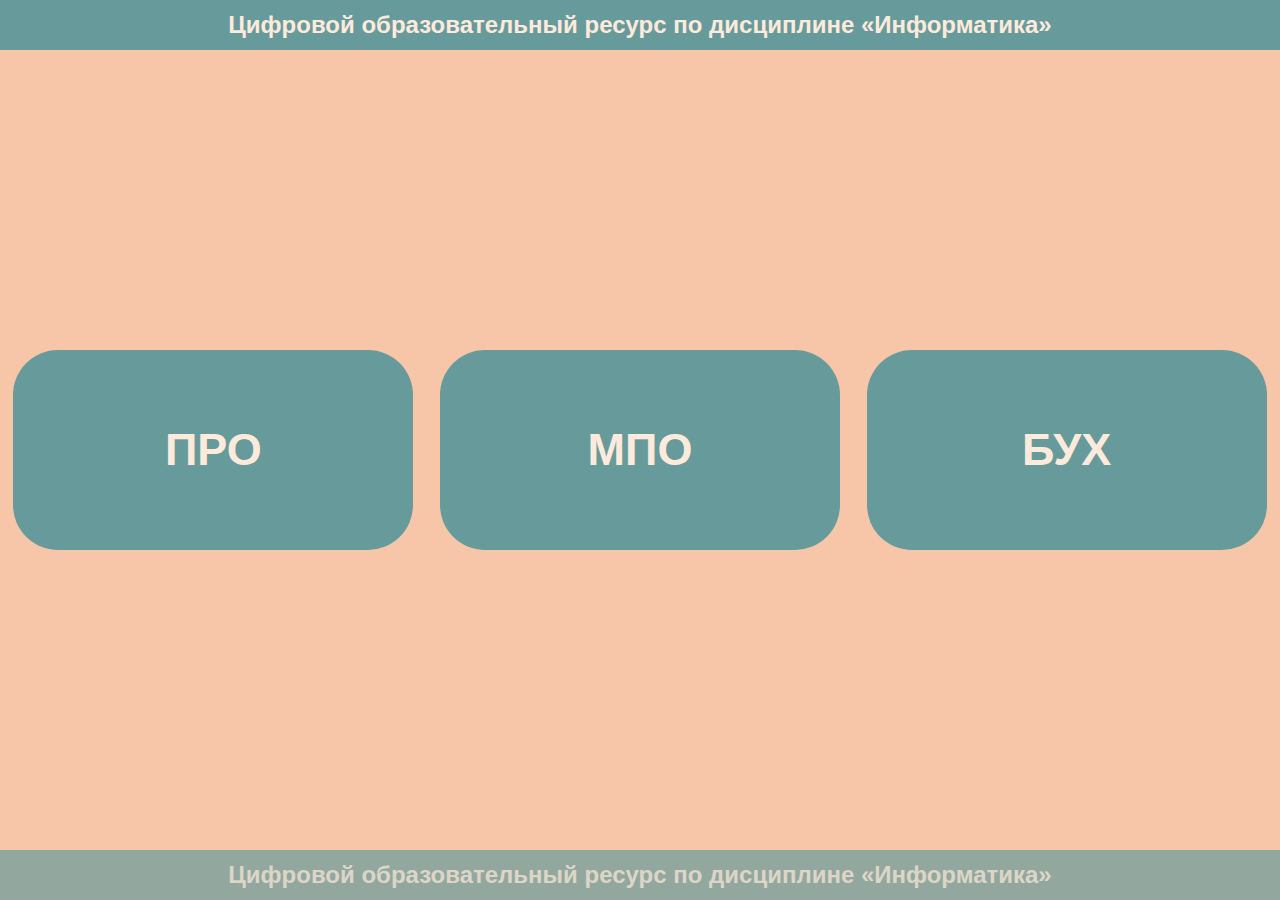
<file: index.html>
<!DOCTYPE html>
<html lang="en">

<head>
	<meta charset="UTF-8" />
	<meta name="viewport" content="width=device-width, initial-scale=1.0" />
	<title>Цифровой образовательный ресурс по дисциплине «Информатика»</title>
	<link rel="stylesheet" href="css/style.css" />
	<link rel="stylesheet" href="css/navandfooter.css" />
</head>

<body>
	<div class="wrapper">
		<nav>
			<h2 class="nav_h2">
				Цифровой образовательный ресурс по дисциплине «Информатика»
			</h2>
		</nav>
		<section class="content">
			<div class="buttons">
				<a href="#" class="button">
					<span class="button_text">ПРО</span>
				</a>
				<a href="mpo.html" class="button">
					<span class="button_text">МПО</span>
				</a>
				<a href="#" class="button">
					<span class="button_text">БУХ</span>
				</a>
			</div>
		</section>
		<footer>
			<h2 class="footer_h2">
				Цифровой образовательный ресурс по дисциплине «Информатика»
			</h2>
		</footer>
	</div>
</body>

</html>
</file>
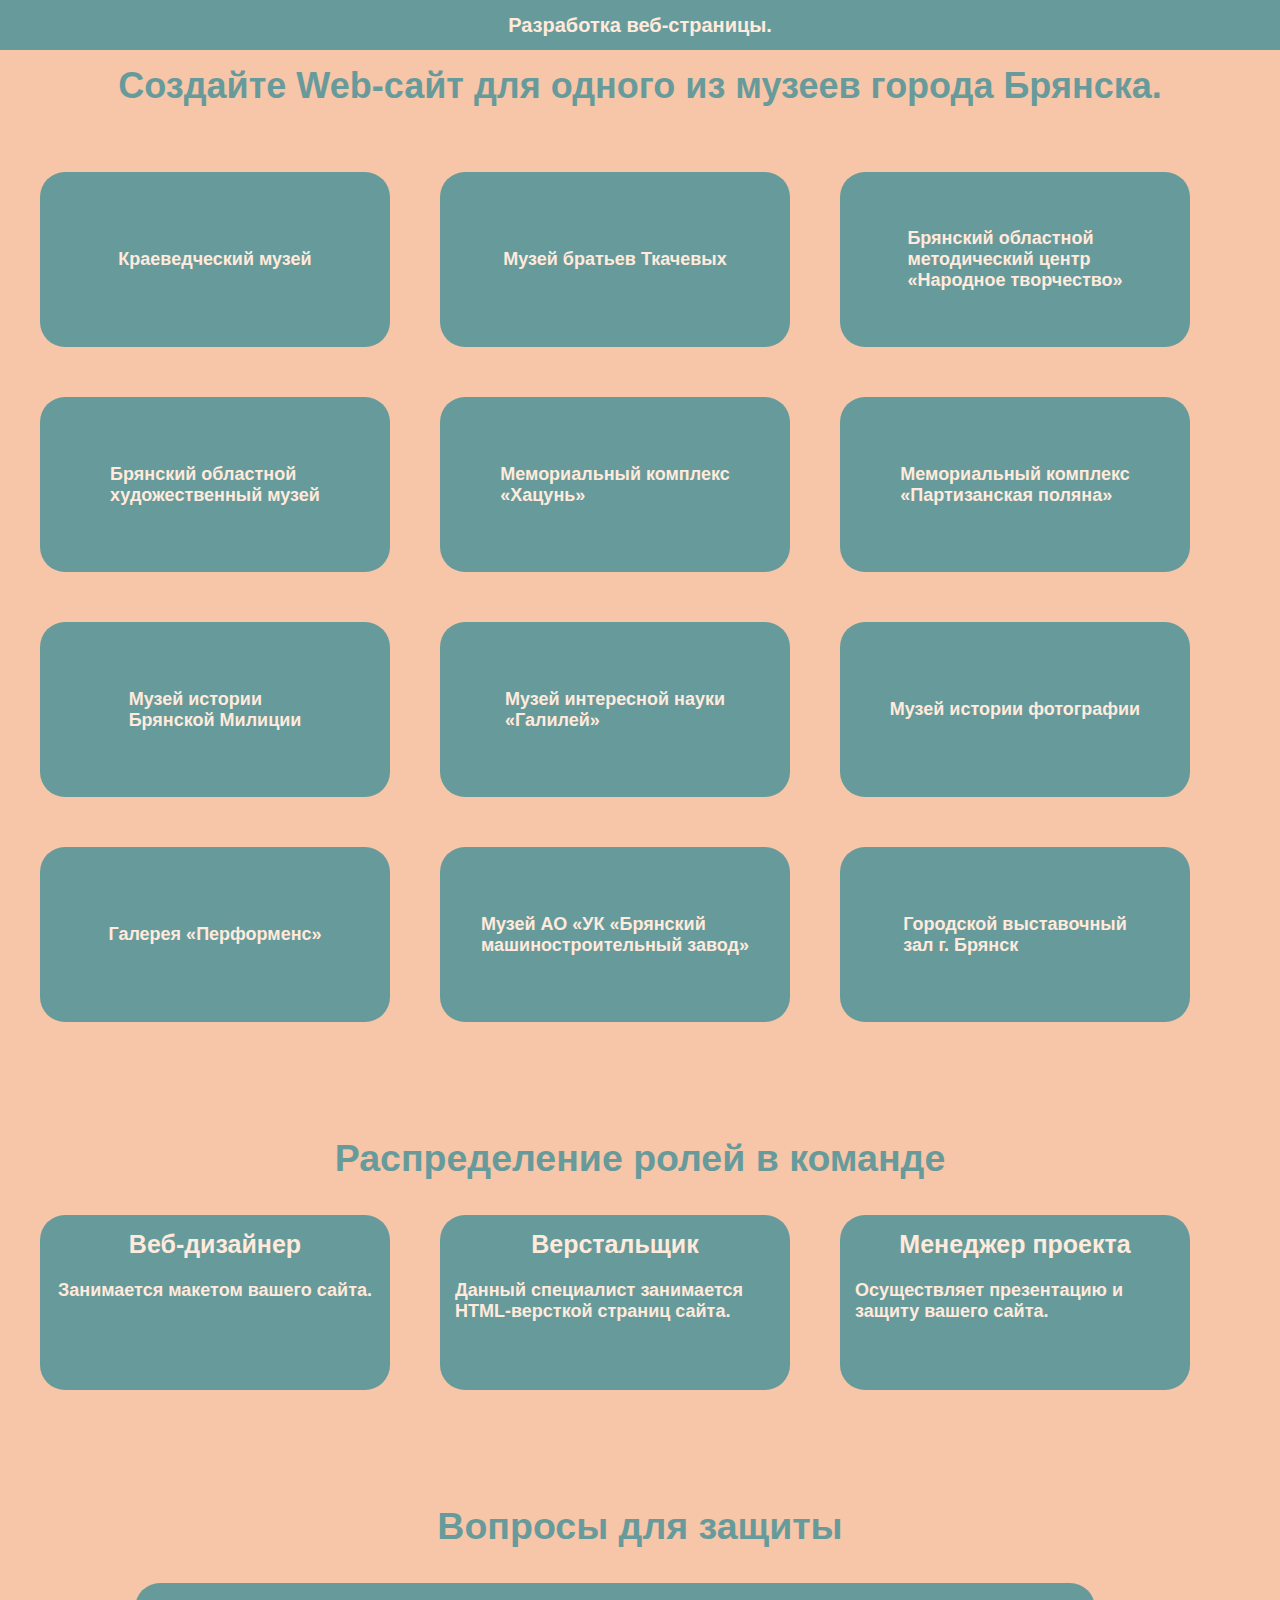
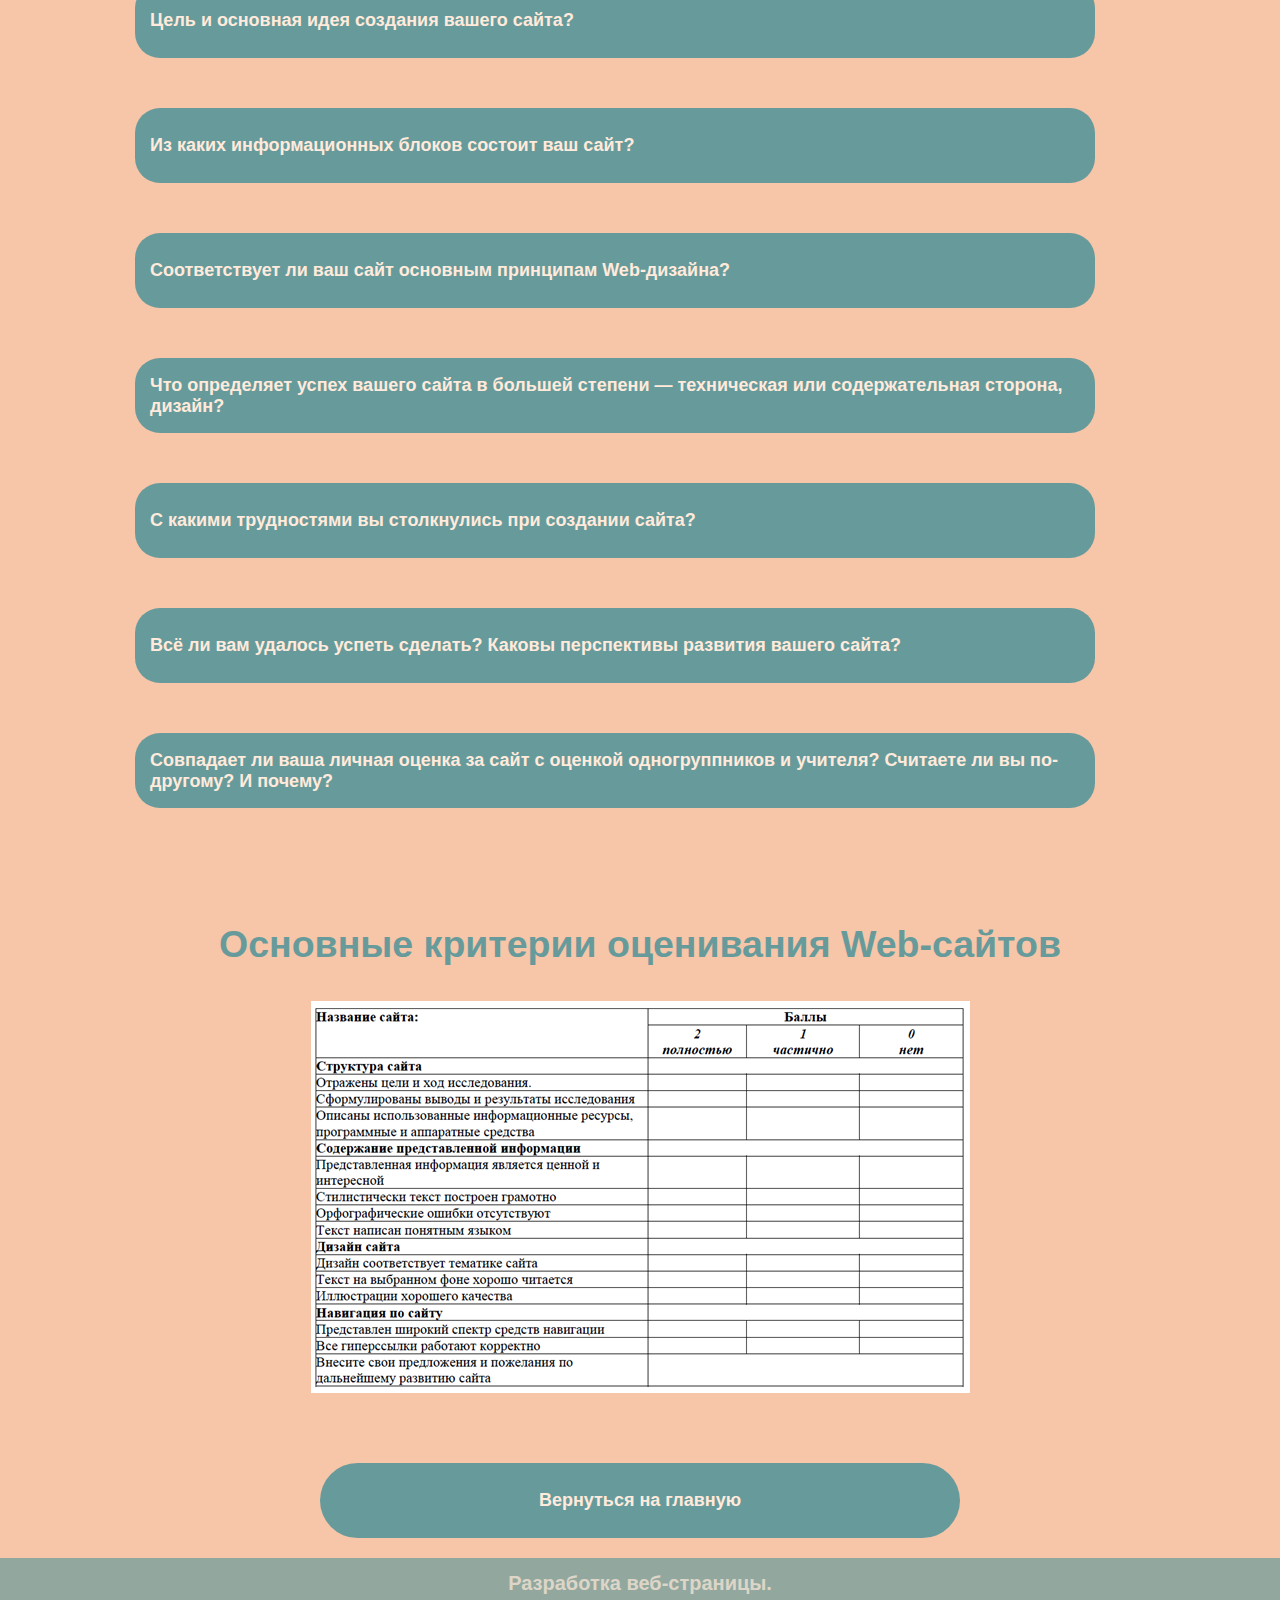
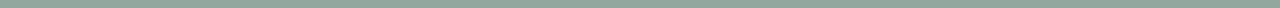
<file: les12.html>
<!DOCTYPE html>
<html lang="en">

<head>
	<meta charset="UTF-8" />
	<meta name="viewport" content="width=device-width, initial-scale=1.0" />
	<title>Document</title>
	<link rel="stylesheet" href="css/les12.css" />
</head>

<body>
	<nav>
		<h2 class="nav_h2">Разработка веб-страницы.</h2>
	</nav>
	<div class="wrapper">
		<div class="h1">
			<h1>Создайте Web-сайт для одного из музеев города Брянска.</h1>
		</div>
		<div class="content">
			<div class="museums">
				<div class="museum">Краеведческий музей</div>
				<div class="museum">Музей братьев Ткачевых</div>
				<div class="museum">
					Брянский областной <br />
					методический центр <br />
					«Народное творчество»
				</div>
			</div>
			<div class="museums">
				<div class="museum">
					Брянский областной <br />художественный музей
				</div>
				<div class="museum">Мемориальный комплекс <br />«Хацунь»</div>
				<div class="museum">
					Мемориальный комплекс <br />«Партизанская поляна»
				</div>
			</div>
			<div class="museums">
				<div class="museum">Музей истории <br />Брянской Милиции</div>
				<div class="museum">Музей интересной науки <br />«Галилей»</div>
				<div class="museum">Музей истории фотографии</div>
			</div>
			<div class="museums">
				<div class="museum">Галерея «Перформенс»</div>
				<div class="museum">
					Музей АО «УК «Брянский <br />машиностроительный завод»
				</div>
				<div class="museum">Городской выставочный <br />зал г. Брянск</div>
			</div>
		</div>
		<div class="h2">
			<h2>Распределение ролей в команде</h2>
		</div>
		<div class="roles">
			<div class="role">
				<h3 class="h3">Веб-дизайнер</h3>
				<br>
				<label class="role_text">Занимается макетом вашего сайта.</label>
			</div>
			<div class="role">
				<h3 class="h3">Верстальщик</h3>
				<br>
				<label class="role_text">Данный специалист занимается HTML-версткой страниц сайта.</label>
			</div>
			<div class="role">
				<h3 class="h3">Менеджер проекта</h3>
				<br>
				<label class="role_text">Осуществляет презентацию и защиту вашего сайта.</label>
			</div>
		</div>
		<div class="h2">
			<h2>Вопросы для защиты</h2>
		</div>
		<div class="questions">
			<div class="question">
				<p class="question_text">Цель и основная идея создания вашего сайта?</p>
			</div>
			<div class="question">
				<p class="question_text">Из каких информационных блоков состоит ваш сайт?</p>
			</div>
			<div class="question">
				<p class="question_text">Соответствует ли ваш сайт основным принципам Web-дизайна?</p>
			</div>
			<div class="question">
				<p class="question_text">Что определяет успех вашего сайта в большей степени — техническая или содержательная
					сторона, дизайн?</p>
			</div>
			<div class="question">
				<p class="question_text">С какими трудностями вы столкнулись при создании сайта?</p>
			</div>
			<div class="question">
				<p class="question_text">Всё ли вам удалось успеть сделать? Каковы перспективы развития вашего сайта?</p>
			</div>
			<div class="question">
				<p class="question_text">Совпадает ли ваша личная оценка за сайт с оценкой одногруппников и учителя? Считаете ли
					вы по-другому? И почему?</p>
			</div>
		</div>
		<div class="h2">
			<h2>Основные критерии оценивания Web-сайтов</h2>
		</div>
		<div class="tabel">
			<img src="img/tabelweb.png" alt="">
		</div>
	</div>
	<div class="buttons">
		<a href="mpo.html" class="back">
			<span class="button_text">Вернуться на главную</span>
		</a>
	</div>
	<footer>
		<h2 class="footer_h2">Разработка веб-страницы.</h2>
	</footer>
</body>

</html>
</file>
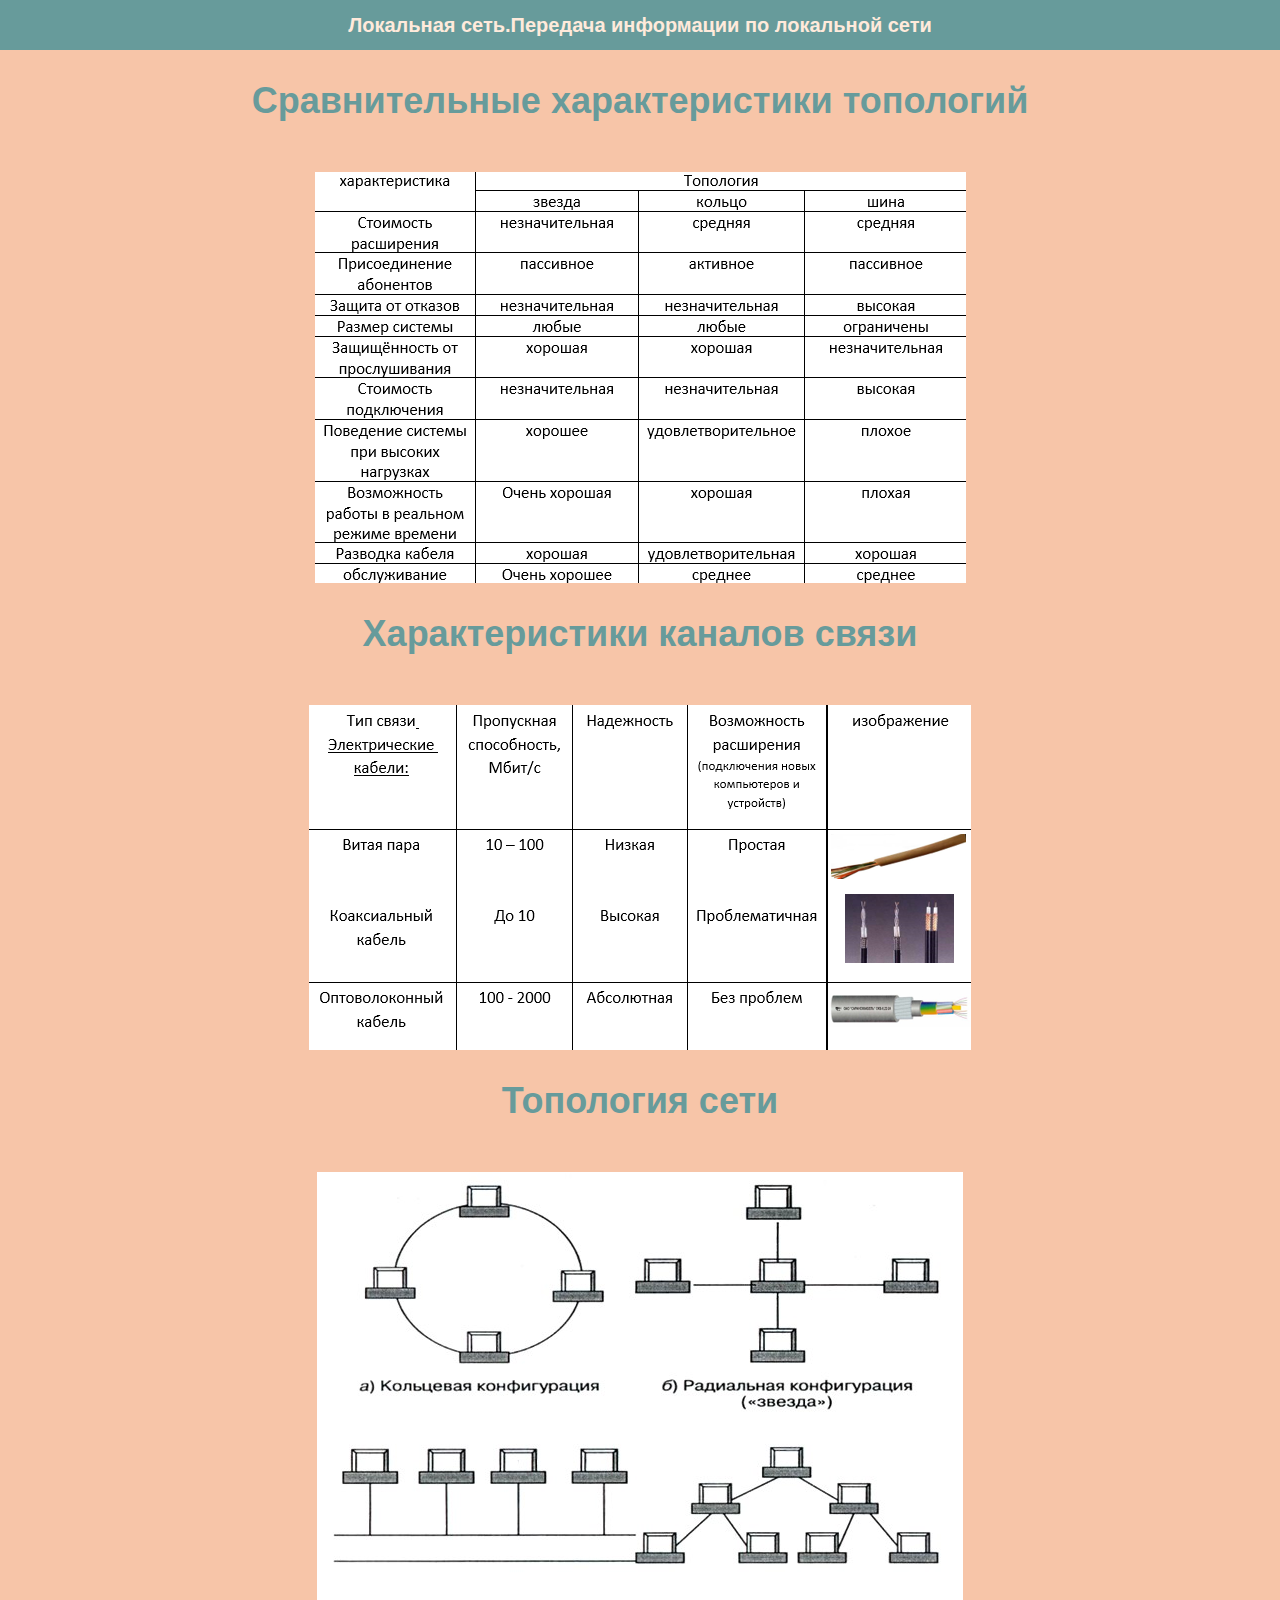
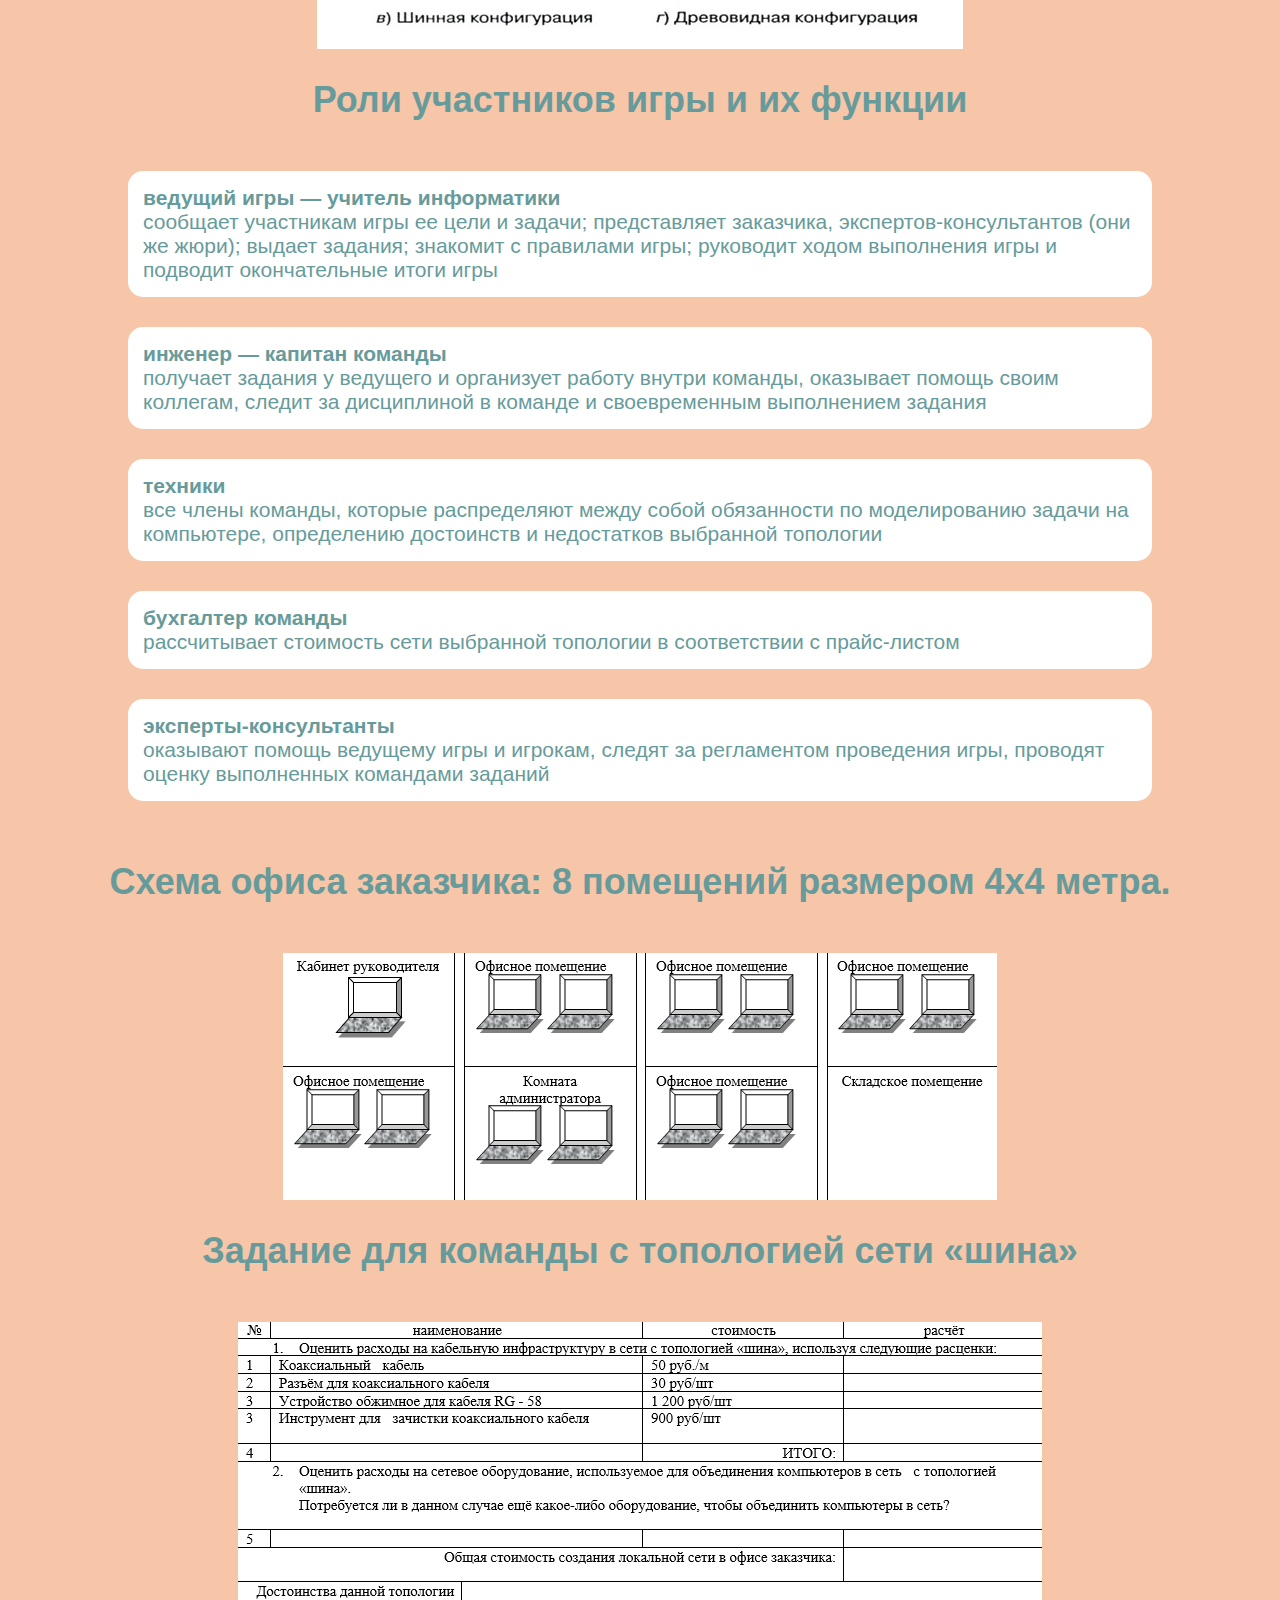
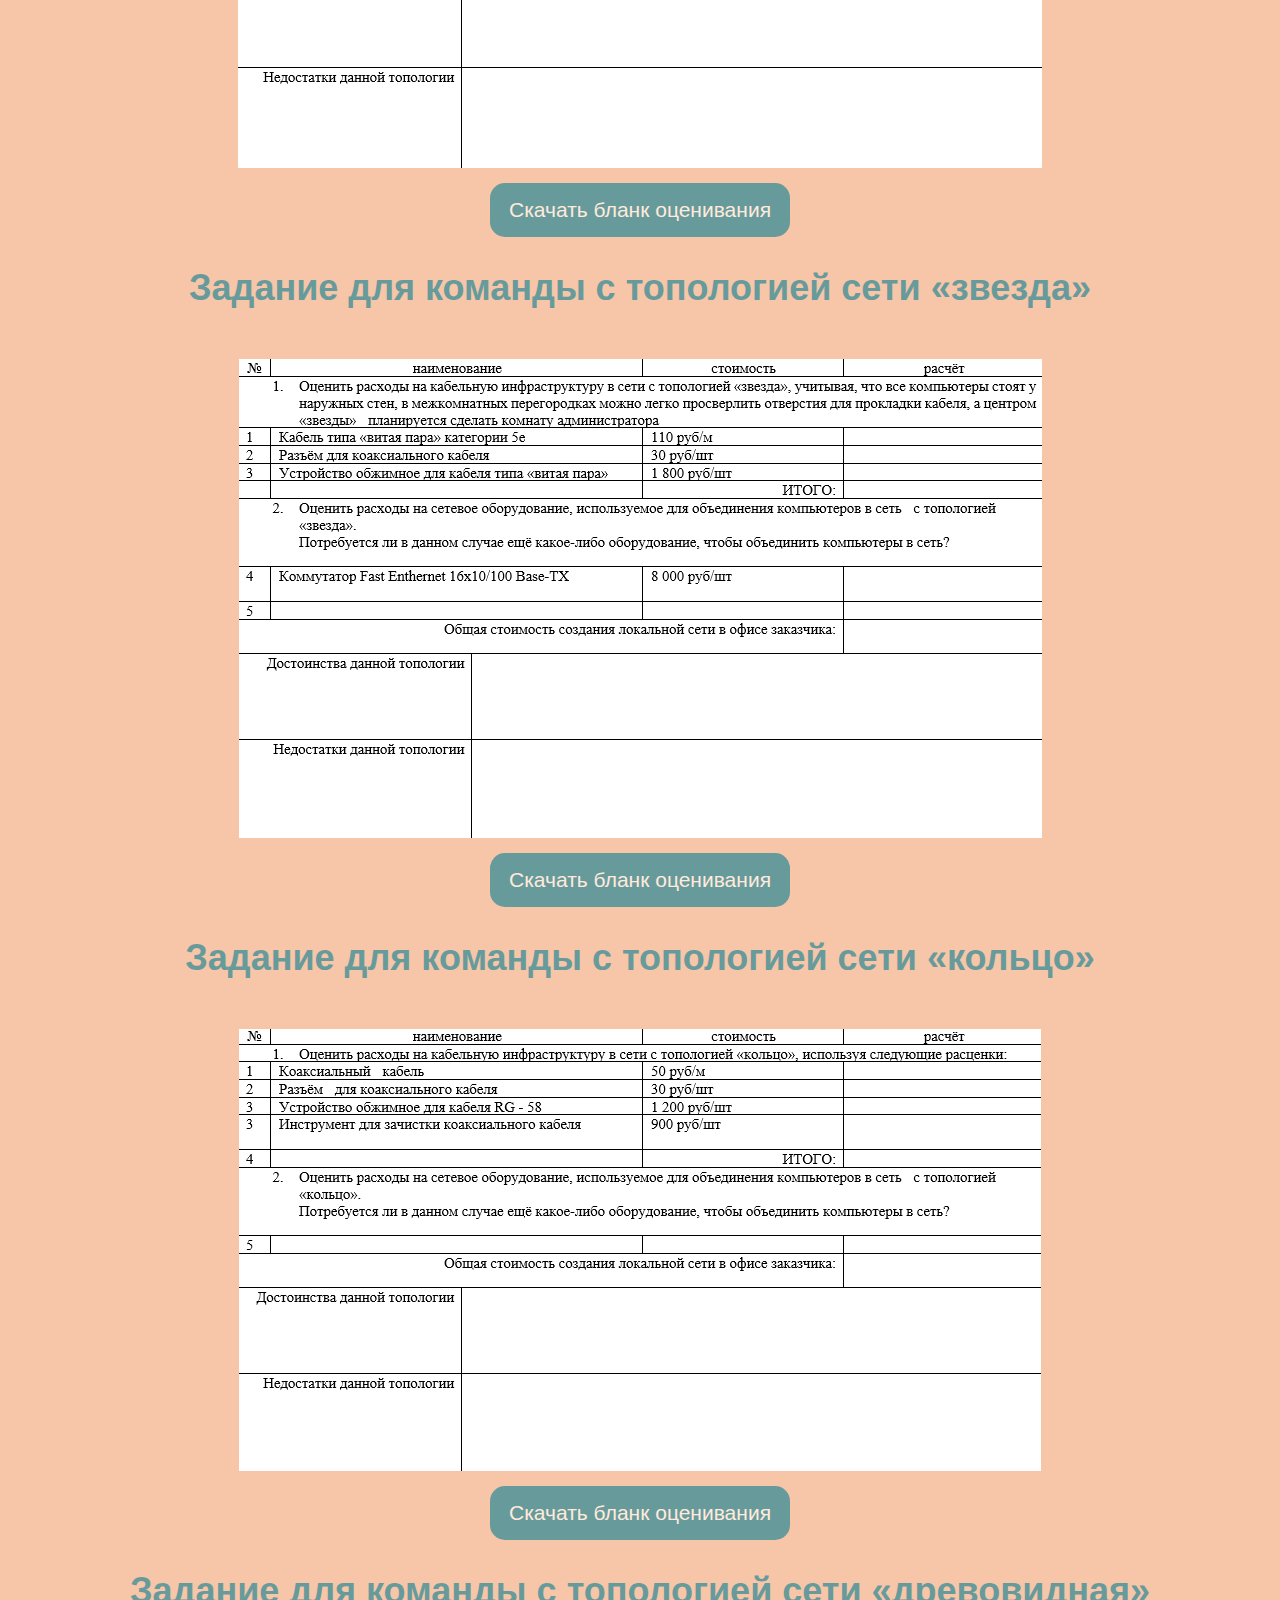
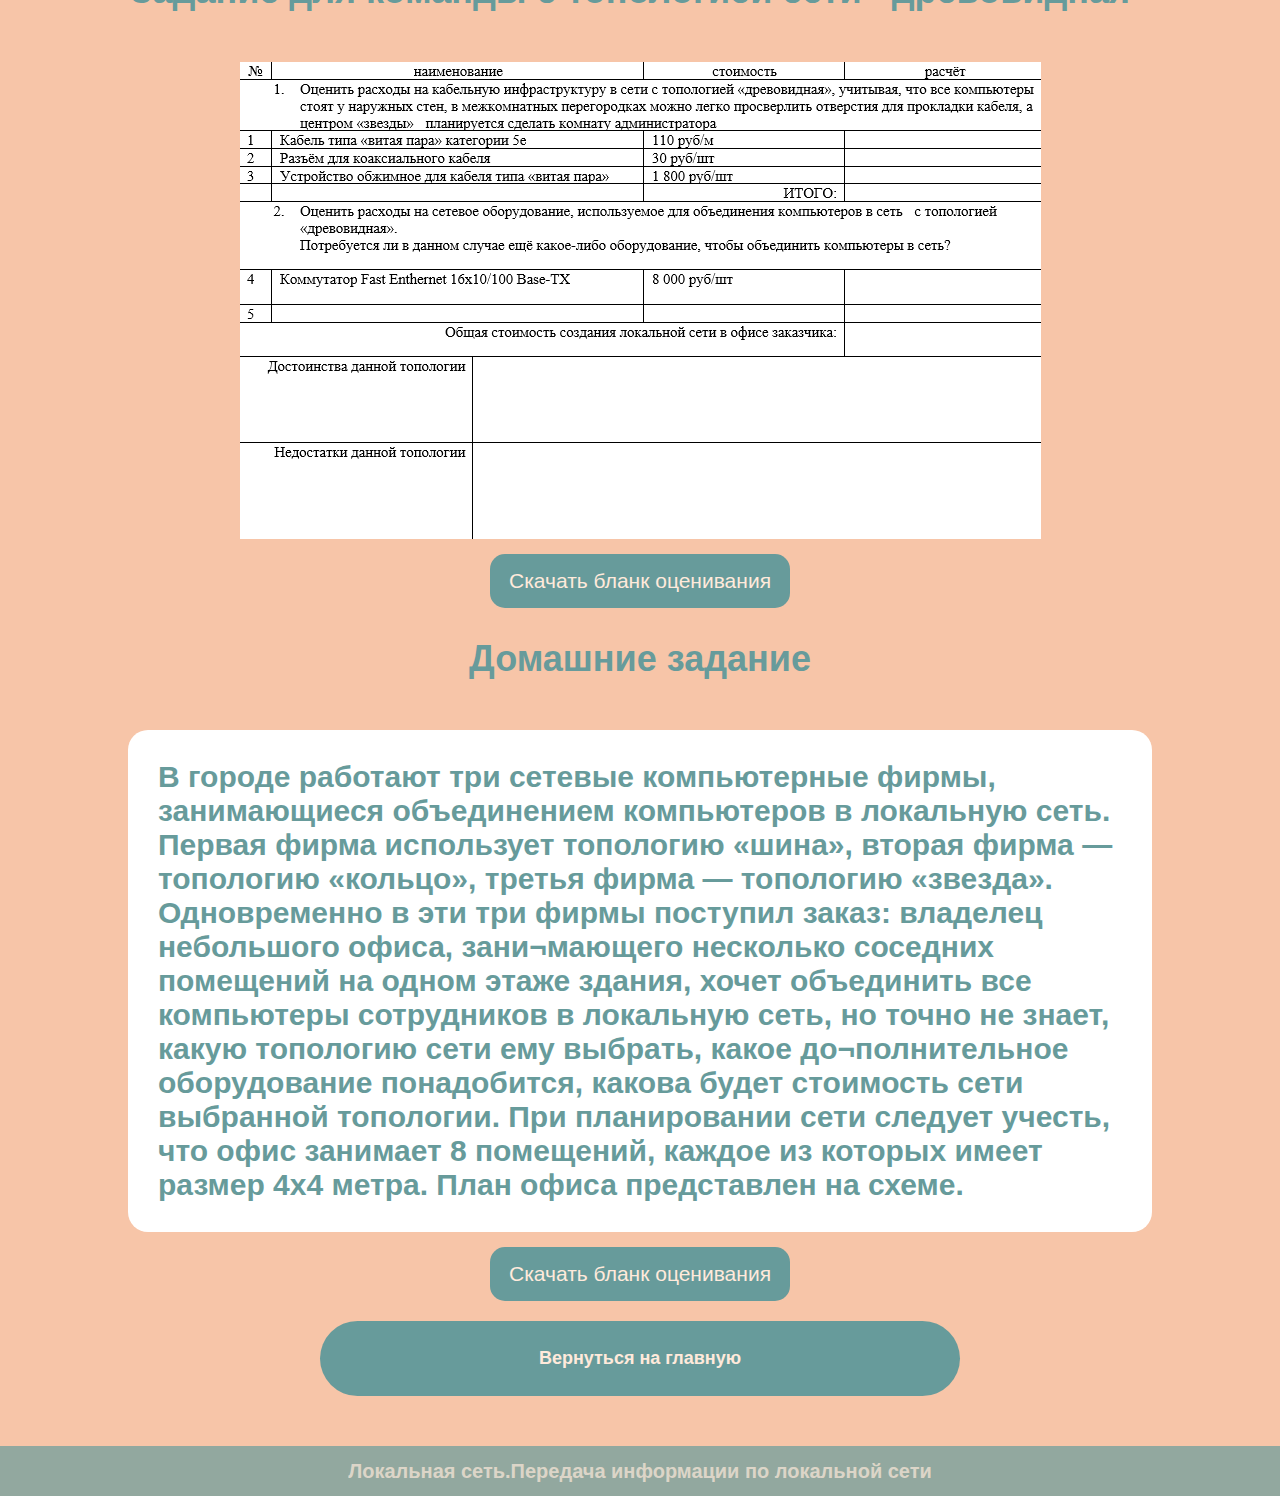
<file: les16.html>
<!DOCTYPE html>
<html lang="en">

<head>
	<meta charset="UTF-8">
	<meta name="viewport" content="width=device-width, initial-scale=1.0">
	<title>Document</title>
	<link rel="stylesheet" href="css/les16.css">
</head>

<body>
	<nav>
		<h2 class="nav_h2">Локальная сеть.Передача информации по локальной сети</h2>
	</nav>
	<div class="wrapper">
		<div class="harac">
			<h1>
				Сравнительные характеристики топологий
			</h1>
		</div>
		<div class="t">
			<img src="img/t1.png" alt="">
		</div>

		<div class="harac">
			<h1>
				Характеристики каналов связи
			</h1>
		</div>
		<div class="t">
			<img src="img/t2.png" alt="">
		</div>

		<div class="harac">
			<h1>
				Топология сети
			</h1>
		</div>
		<div class="t">
			<img src="img/t3.jpg" alt="">
		</div>

		<div class="harac">
			<h1>
				Роли участников игры и их функции
			</h1>
		</div>
		<div class="roles">
			<p class="role">
				<b>ведущий игры — учитель информатики</b> <br> сообщает участникам игры ее цели и задачи; представляет
				заказчика,
				экспертов-консультантов (они же жюри); выдает задания; знакомит с правилами игры; руководит ходом выполнения
				игры и
				подводит окончательные итоги игры
			</p>
		</div>
		<div class="roles">
			<p class="role">
				<b>инженер — капитан команды</b> <br> получает задания у ведущего и организует работу внутри команды, оказывает
				помощь своим коллегам, следит за дисциплиной в
				команде и своевременным выполнением задания
			</p>
		</div>
		<div class="roles">
			<p class="role">
				<b>техники</b> <br> все члены команды, которые распределяют между собой обязанности по моделированию задачи на
				компьютере, определению
				достоинств и недостатков выбранной топологии
			</p>
		</div>
		<div class="roles">
			<p class="role">
				<b>бухгалтер команды</b> <br> рассчитывает стоимость сети выбранной топологии в соответствии с прайс-листом
			</p>
		</div>
		<div class="roles">
			<p class="role">
				<b>эксперты-консультанты</b> <br> оказывают помощь ведущему игры и игрокам, следят за регламентом проведения
				игры, проводят оценку выполненных командами
				заданий
			</p>
		</div>

		<div class="harac">
			<h1>
				Схема офиса заказчика: 8 помещений размером 4х4 метра.
			</h1>
		</div>
		<div class="t">
			<img src="img/t4.png" alt="">
		</div>

		<div class="harac">
			<h1>
				Задание для команды с топологией сети «шина»
			</h1>
		</div>
		<div class="t">
			<img src="img/t5.png" alt="">
		</div>
		<div class="f">
			<div class="button">
				<a href="list.docx" class="down">Скачать бланк оценивания</a>
			</div>
		</div>
		<div class="harac">
			<h1>
				Задание для команды с топологией сети «звезда»
			</h1>
		</div>
		<div class="t">
			<img src="img/t6.png" alt="">
		</div>
		<div class="f">
			<div class="button">
				<a href="list.docx" class="down">Скачать бланк оценивания</a>
			</div>
		</div>
		<div class="harac">
			<h1>
				Задание для команды с топологией сети «кольцо»
			</h1>
		</div>
		<div class="t">
			<img src="img/t7.png" alt="">
		</div>
		<div class="f">
			<div class="button">
				<a href="list.docx" class="down">Скачать бланк оценивания</a>
			</div>
		</div>
		<div class="harac">
			<h1>
				Задание для команды с топологией сети «древовидная»
			</h1>
		</div>
		<div class="t">
			<img src="img/t8.png" alt="">
		</div>
		<div class="f">
			<div class="button">
				<a href="list.docx" class="down">Скачать бланк оценивания</a>
			</div>
		</div>
		<div class="harac">
			<h1>
				Домашние задание
			</h1>
		</div>
		<div class="dz">
			<p>
				В городе работают три сетевые компьютерные фирмы, занимающиеся объединением компьютеров в локальную сеть.
				Первая фирма
				использует топологию «шина», вторая фирма — топологию «кольцо», третья фирма — топологию «звезда». Одновременно
				в эти
				три фирмы поступил заказ: владелец небольшого офиса, зани¬мающего несколько соседних помещений на одном этаже
				здания,
				хочет объединить все компьютеры сотрудников в локальную сеть, но точно не знает, какую топологию сети ему
				выбрать, какое
				до¬полнительное оборудование понадобится, какова будет стоимость сети выбранной топологии. При планировании сети
				следует
				учесть, что офис занимает 8 помещений, каждое из которых имеет размер 4x4 метра. План офиса представлен на
				схеме.
			</p>
		</div>
		<div class="f">
			<div class="button">
				<a href="list.docx" class="down">Скачать бланк оценивания</a>
			</div>
		</div>
	</div>
	<div class="buttons">
		<a href="mpo.html" class="back">
			<span class="button_text">Вернуться на главную</span>
		</a>
	</div>
	<footer>
		<h2 class="footer_h2">Локальная сеть.Передача информации по локальной сети</h2>
	</footer>
</body>

</html>
</file>
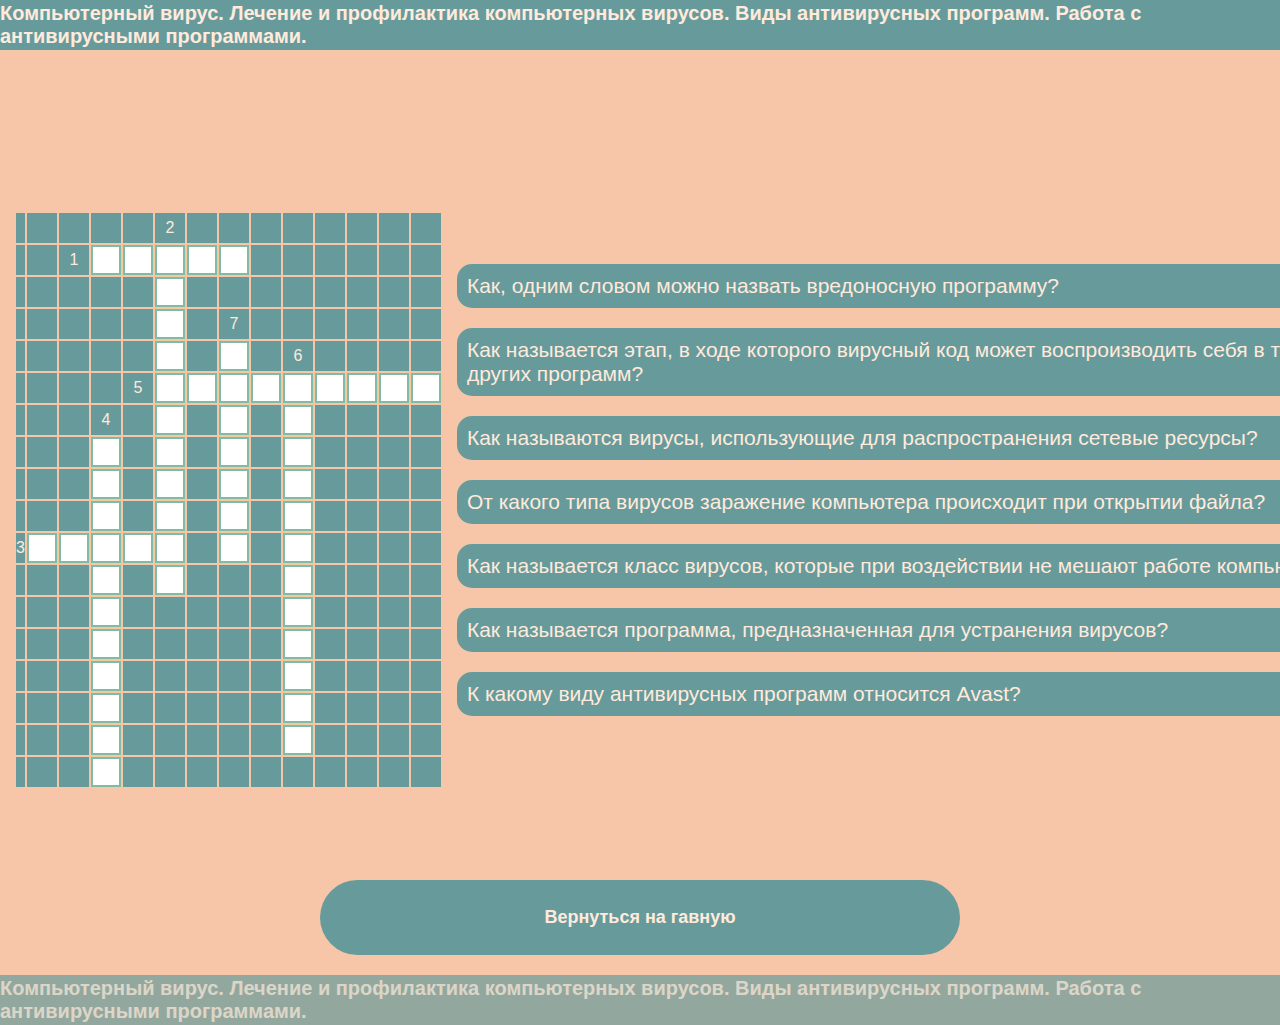
<file: les8.html>
<!DOCTYPE html>
<html lang="en">

<head>
	<meta charset="UTF-8" />
	<meta name="viewport" content="width=device-width, initial-scale=1.0" />
	<title>Document</title>
	<link rel="stylesheet" href="css/les8.css" />
</head>

<body>
	<nav>
		<h2 class="nav_h2">
			Компьютерный вирус. Лечение и профилактика компьютерных вирусов. Виды антивирусных программ. Работа с
			антивирусными программами.
		</h2>
	</nav>
	<div class="wrapper">
		<div class="content">
			<table>
				<tr>
					<td class="dark"></td>
					<td class="dark"></td>
					<td class="dark"></td>
					<td class="dark"></td>
					<td class="dark"></td>
					<td class="dark"></td>
					<td class="dark"></td>
					<td class="dark">2</td>
					<td class="dark"></td>
					<td class="dark"></td>
					<td class="dark"></td>
					<td class="dark"></td>
					<td class="dark"></td>
					<td class="dark"></td>
					<td class="dark"></td>
					<td class="dark"></td>
					<td class="dark"></td>
					<td class="dark"></td>
				</tr>
				<tr>
					<td class="dark"></td>
					<td class="dark"></td>
					<td class="dark"></td>
					<td class="dark"></td>
					<td class="dark">1</td>
					<td id="1"><input class="inpt" type="text"></input></td>
					<td id="2"><input class="inpt" type="text"></input></td>
					<td id="3"><input class="inpt" type="text"></input></td>
					<td id="4"><input class="inpt" type="text"></input></td>
					<td id="5"><input class="inpt" type="text"></input></td>
					<td class="dark"></td>
					<td class="dark"></td>
					<td class="dark"></td>
					<td class="dark"></td>
					<td class="dark"></td>
					<td class="dark"></td>
					<td class="dark"></td>
					<td class="dark"></td>
				</tr>

				<tr>
					<td class="dark"></td>
					<td class="dark"></td>
					<td class="dark"></td>
					<td class="dark"></td>
					<td class="dark"></td>
					<td class="dark"></td>
					<td class="dark"></td>
					<td id="6"><input class="inpt" type="text"></input></td>
					<td class="dark"></td>
					<td class="dark"></td>
					<td class="dark"></td>
					<td class="dark"></td>
					<td class="dark"></td>
					<td class="dark"></td>
					<td class="dark"></td>
					<td class="dark"></td>
					<td class="dark"></td>
					<td class="dark"></td>
				</tr>


				<tr>
					<td class="dark"></td>
					<td class="dark"></td>
					<td class="dark"></td>
					<td class="dark"></td>
					<td class="dark"></td>
					<td class="dark"></td>
					<td class="dark"></td>
					<td id="7"><input class="inpt" type="text"></input></td>
					<td class="dark"></td>
					<td class="dark">7</td>
					<td class="dark"></td>
					<td class="dark"></td>
					<td class="dark"></td>
					<td class="dark"></td>
					<td class="dark"></td>
					<td class="dark"></td>
					<td class="dark"></td>
					<td class="dark"></td>
				</tr>

				<tr>
					<td class="dark"></td>
					<td class="dark"></td>
					<td class="dark"></td>
					<td class="dark"></td>
					<td class="dark"></td>
					<td class="dark"></td>
					<td class="dark"></td>
					<td id="8"><input class="inpt" type="text"></input></td>
					<td class="dark"></td>
					<td id="49"><input class="inpt" type="text"></input></td>
					<td class="dark"></td>
					<td class="dark">6</td>
					<td class="dark"></td>
					<td class="dark"></td>
					<td class="dark"></td>
					<td class="dark"></td>
					<td class="dark"></td>
					<td class="dark"></td>
				</tr>

				<tr>
					<td class="dark"></td>
					<td class="dark"></td>
					<td class="dark"></td>
					<td class="dark"></td>
					<td class="dark"></td>
					<td class="dark"></td>
					<td class="dark">5</td>
					<td id="9"><input class="inpt" type="text"></input></td>
					<td id="30"><input class="inpt" type="text"></input></td>
					<td id="31"><input class="inpt" type="text"></input></td>
					<td id="32"><input class="inpt" type="text"></input></td>
					<td id="33"><input class="inpt" type="text"></input></td>
					<td id="34"><input class="inpt" type="text"></input></td>
					<td id="35"><input class="inpt" type="text"></input></td>
					<td id="36"><input class="inpt" type="text"></input></td>
					<td id="37"><input class="inpt" type="text"></input></td>
					<td class="dark"></td>
					<td class="dark"></td>
				</tr>

				<tr>
					<td class="dark"></td>
					<td class="dark"></td>
					<td class="dark"></td>
					<td class="dark"></td>
					<td class="dark"></td>
					<td class="dark">4</td>
					<td class="dark"></td>
					<td id="10"><input class="inpt" type="text"></input></td>
					<td class="dark"></td>
					<td id="50"><input class="inpt" type="text"></input></td>
					<td class="dark"></td>
					<td id="38"><input class="inpt" type="text"></input></td>
					<td class="dark"></td>
					<td class="dark"></td>
					<td class="dark"></td>
					<td class="dark"></td>
					<td class="dark"></td>
					<td class="dark"></td>
				</tr>

				<tr>
					<td class="dark"></td>
					<td class="dark"></td>
					<td class="dark"></td>
					<td class="dark"></td>
					<td class="dark"></td>
					<td id="20"><input class="inpt" type="text"></input></td>
					<td class="dark"></td>
					<td id="11"><input class="inpt" type="text"></input></td>
					<td class="dark"></td>
					<td id="51"><input class="inpt" type="text"></input></td>
					<td class="dark"></td>
					<td id="39"><input class="inpt" type="text"></input></td>
					<td class="dark"></td>
					<td class="dark"></td>
					<td class="dark"></td>
					<td class="dark"></td>
					<td class="dark"></td>
					<td class="dark"></td>
				</tr>

				<tr>
					<td class="dark"></td>
					<td class="dark"></td>
					<td class="dark"></td>
					<td class="dark"></td>
					<td class="dark"></td>
					<td id="21"><input class="inpt" type="text"></input></td>
					<td class="dark"></td>
					<td id="12"><input class="inpt" type="text"></input></td>
					<td class="dark"></td>
					<td id="52"><input class="inpt" type="text"></input></td>
					<td class="dark"></td>
					<td id="40"><input class="inpt" type="text"></input></td>
					<td class="dark"></td>
					<td class="dark"></td>
					<td class="dark"></td>
					<td class="dark"></td>
					<td class="dark"></td>
					<td class="dark"></td>
				</tr>

				<tr>
					<td class="dark"></td>
					<td class="dark"></td>
					<td class="dark"></td>
					<td class="dark"></td>
					<td class="dark"></td>
					<td id="22"><input class="inpt" type="text"></input></td>
					<td class="dark"></td>
					<td id="13"><input class="inpt" type="text"></input></td>
					<td class="dark"></td>
					<td id="53"><input class="inpt" type="text"></input></td>
					<td class="dark"></td>
					<td id="41"><input class="inpt" type="text"></input></td>
					<td class="dark"></td>
					<td class="dark"></td>
					<td class="dark"></td>
					<td class="dark"></td>
					<td class="dark"></td>
					<td class="dark"></td>
				</tr>

				<tr>
					<td class="dark"></td>
					<td class="dark"></td>
					<td class="dark">3</td>
					<td id="16"><input class="inpt" type="text"></input></td>
					<td id="17"><input class="inpt" type="text"></input></td>
					<td id="18"><input class="inpt" type="text"></input></td>
					<td id="19"><input class="inpt" type="text"></input></td>
					<td id="14"><input class="inpt" type="text"></input></td>
					<td class="dark"></td>
					<td id="54"><input class="inpt" type="text"></input></td>
					<td class="dark"></td>
					<td id="42"><input class="inpt" type="text"></input></td>
					<td class="dark"></td>
					<td class="dark"></td>
					<td class="dark"></td>
					<td class="dark"></td>
					<td class="dark"></td>
					<td class="dark"></td>
				</tr>

				<tr>
					<td class="dark"></td>
					<td class="dark"></td>
					<td class="dark"></td>
					<td class="dark"></td>
					<td class="dark"></td>
					<td id="23"><input class="inpt" type="text"></input></td>
					<td class="dark"></td>
					<td id="15"><input class="inpt" type="text"></input></td>
					<td class="dark"></td>
					<td class="dark"></td>
					<td class="dark"></td>
					<td id="43"><input class="inpt" type="text"></input></td>
					<td class="dark"></td>
					<td class="dark"></td>
					<td class="dark"></td>
					<td class="dark"></td>
					<td class="dark"></td>
					<td class="dark"></td>
				</tr>

				<tr>
					<td class="dark"></td>
					<td class="dark"></td>
					<td class="dark"></td>
					<td class="dark"></td>
					<td class="dark"></td>
					<td id="24"><input class="inpt" type="text"></input></td>
					<td class="dark"></td>
					<td class="dark"></td>
					<td class="dark"></td>
					<td class="dark"></td>
					<td class="dark"></td>
					<td id="44"><input class="inpt" type="text"></input></td>
					<td class="dark"></td>
					<td class="dark"></td>
					<td class="dark"></td>
					<td class="dark"></td>
					<td class="dark"></td>
					<td class="dark"></td>
				</tr>

				<tr>
					<td class="dark"></td>
					<td class="dark"></td>
					<td class="dark"></td>
					<td class="dark"></td>
					<td class="dark"></td>
					<td id="25"><input class="inpt" type="text"></input></td>
					<td class="dark"></td>
					<td class="dark"></td>
					<td class="dark"></td>
					<td class="dark"></td>
					<td class="dark"></td>
					<td id="45"><input class="inpt" type="text"></input></td>
					<td class="dark"></td>
					<td class="dark"></td>
					<td class="dark"></td>
					<td class="dark"></td>
					<td class="dark"></td>
					<td class="dark"></td>
				</tr>

				<tr>
					<td class="dark"></td>
					<td class="dark"></td>
					<td class="dark"></td>
					<td class="dark"></td>
					<td class="dark"></td>
					<td id="26"><input class="inpt" type="text"></input></td>
					<td class="dark"></td>
					<td class="dark"></td>
					<td class="dark"></td>
					<td class="dark"></td>
					<td class="dark"></td>
					<td id="46"><input class="inpt" type="text"></input></td>
					<td class="dark"></td>
					<td class="dark"></td>
					<td class="dark"></td>
					<td class="dark"></td>
					<td class="dark"></td>
					<td class="dark"></td>
				</tr>

				<tr>
					<td class="dark"></td>
					<td class="dark"></td>
					<td class="dark"></td>
					<td class="dark"></td>
					<td class="dark"></td>
					<td id="27"><input class="inpt" type="text"></input></td>
					<td class="dark"></td>
					<td class="dark"></td>
					<td class="dark"></td>
					<td class="dark"></td>
					<td class="dark"></td>
					<td id="47"><input class="inpt" type="text"></input></td>
					<td class="dark"></td>
					<td class="dark"></td>
					<td class="dark"></td>
					<td class="dark"></td>
					<td class="dark"></td>
					<td class="dark"></td>
				</tr>

				<tr>
					<td class="dark"></td>
					<td class="dark"></td>
					<td class="dark"></td>
					<td class="dark"></td>
					<td class="dark"></td>
					<td id="28"><input class="inpt" type="text"></input></td>
					<td class="dark"></td>
					<td class="dark"></td>
					<td class="dark"></td>
					<td class="dark"></td>
					<td class="dark"></td>
					<td id="48"><input class="inpt" type="text"></input></td>
					<td class="dark"></td>
					<td class="dark"></td>
					<td class="dark"></td>
					<td class="dark"></td>
					<td class="dark"></td>
					<td class="dark"></td>
				</tr>

				<tr>
					<td class="dark"></td>
					<td class="dark"></td>
					<td class="dark"></td>
					<td class="dark"></td>
					<td class="dark"></td>
					<td id="29"><input class="inpt" type="text"></input></td>
					<td class="dark"></td>
					<td class="dark"></td>
					<td class="dark"></td>
					<td class="dark"></td>
					<td class="dark"></td>
					<td class="dark"></td>
					<td class="dark"></td>
					<td class="dark"></td>
					<td class="dark"></td>
					<td class="dark"></td>
					<td class="dark"></td>
					<td class="dark"></td>
				</tr>
			</table>
		</div>
		<div class="questions_box">
			<ul class="questions">
				<li class="question">Как, одним словом можно назвать вредоносную программу?</li>
				<li class="question">Как называется этап, в ходе которого вирусный код может воспроизводить себя в теле других
					программ? </li>
				<li class="question">Как называются вирусы, использующие для распространения сетевые ресурсы?</li>
				<li class="question">От какого типа вирусов заражение компьютера происходит при открытии файла?</li>
				<li class="question">Как называется класс вирусов, которые при воздействии не мешают работе компьютера?</li>
				<li class="question">Как называется программа, предназначенная для устранения вирусов?</li>
				<li class="question">К какому виду антивирусных программ относится Аvast?</li>
			</ul>
		</div>
	</div>
	<div class="buttons">
		<a href="mpo.html" class="back">
			<span class="button_text">Вернуться на гавную</span>
		</a>
	</div>
	<footer>
		<h2 class="footer_h2">
			Компьютерный вирус. Лечение и профилактика компьютерных вирусов. Виды антивирусных программ. Работа с
			антивирусными программами.
		</h2>
	</footer>
	<script src="script.js"></script>
</body>

</html>
</file>
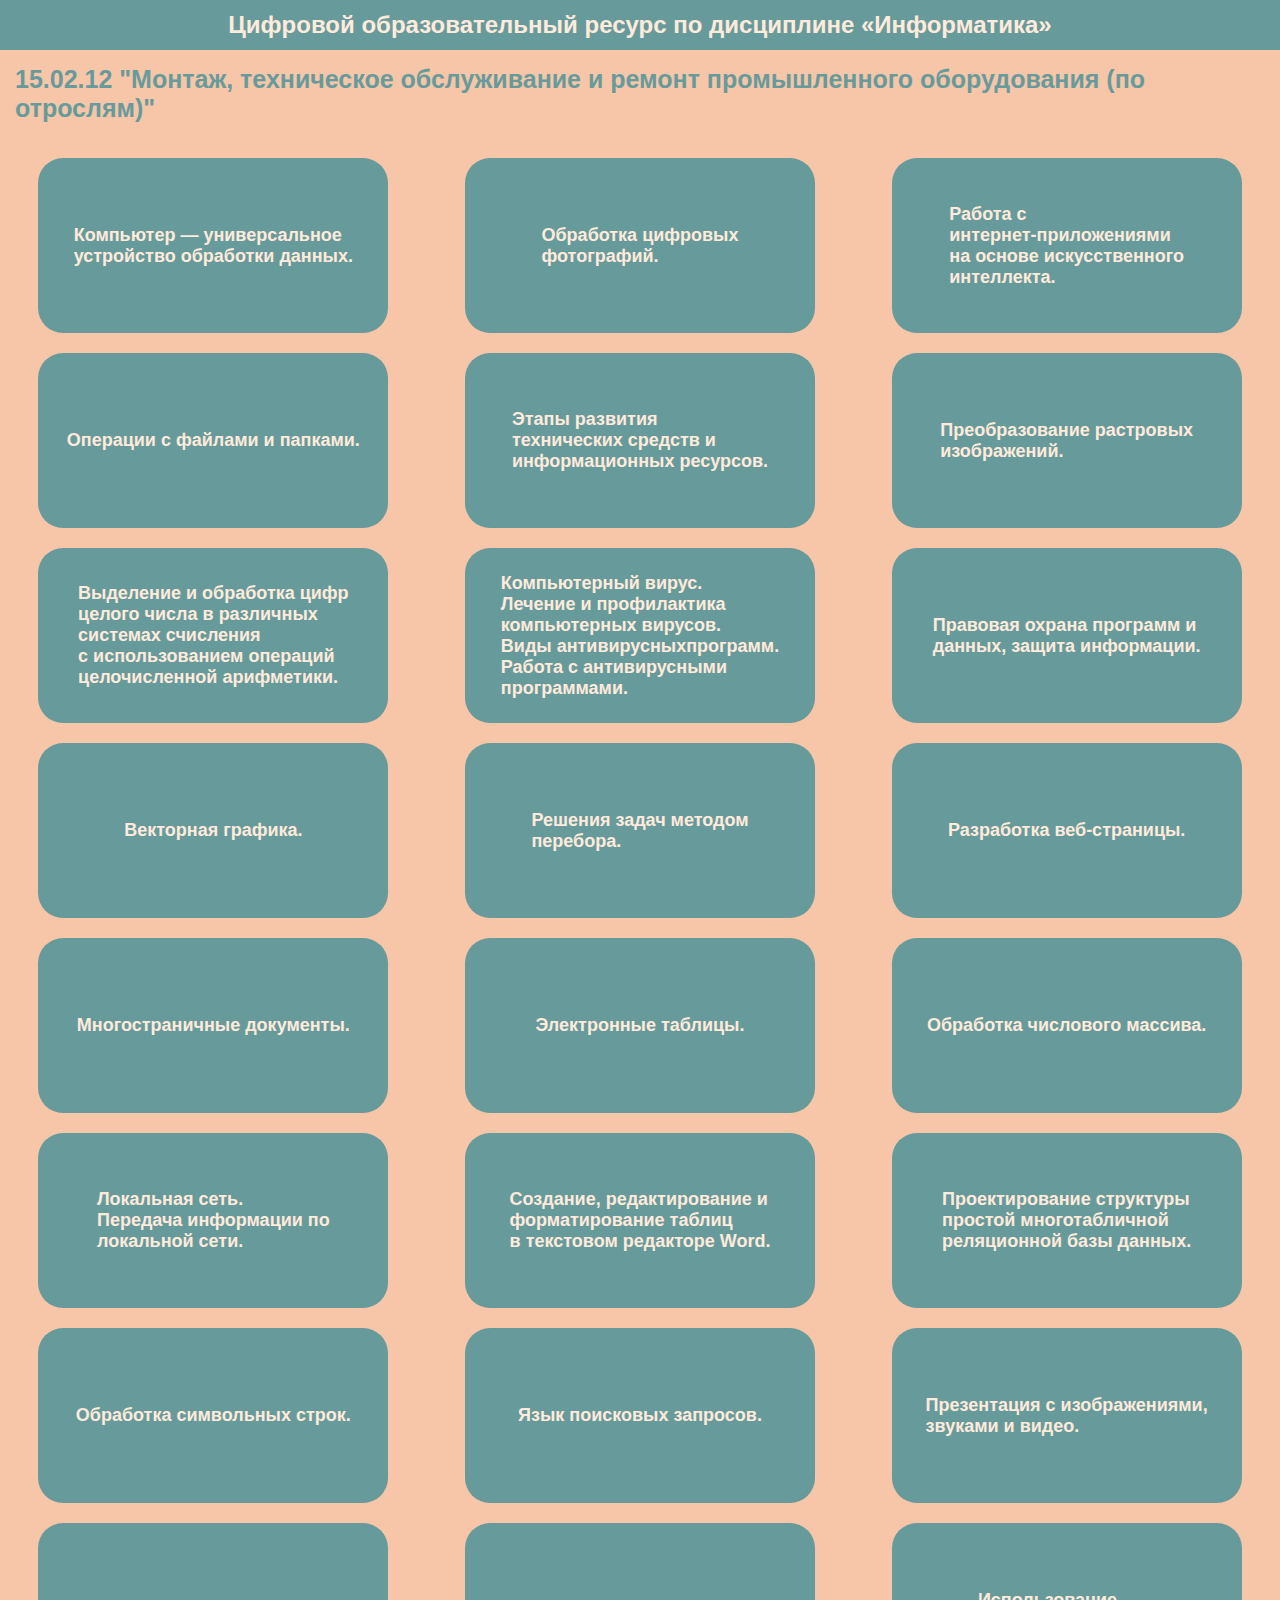
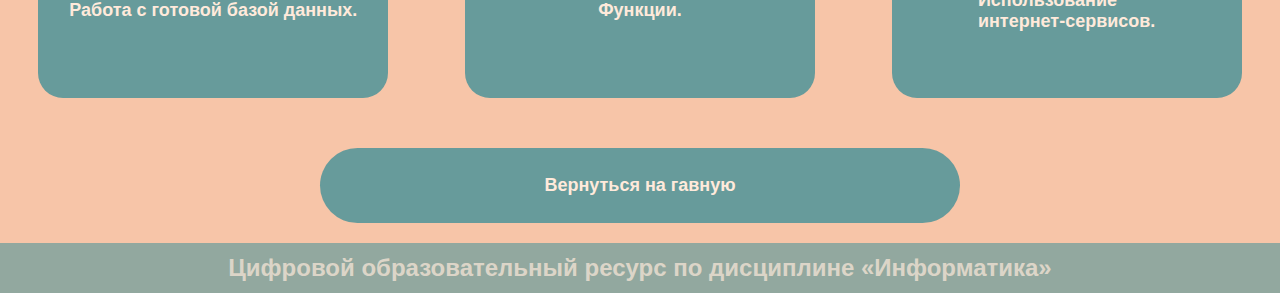
<file: mpo.html>
<!DOCTYPE html>
<html lang="en">

<head>
	<meta charset="UTF-8" />
	<meta name="viewport" content="width=device-width, initial-scale=1.0" />
	<title>Цифровой образовательный ресурс по дисциплине «Информатика»</title>
	<link rel="stylesheet" href="css/mpo.css" />
	<link rel="stylesheet" href="css/navandfooter.css" />
</head>

<body>
	<div class="wrapper">
		<nav>
			<h2 class="nav_h2">
				Цифровой образовательный ресурс по дисциплине «Информатика»
			</h2>
		</nav>
		<section class="content">
			<p class="special">
				15.02.12 "Монтаж, техническое обслуживание и ремонт промышленного
				оборудования (по отрослям)"
			</p>

			<div class="buttons">
				<a href="#" class="button">
					<span class="button_text">
						Компьютер — универсальное <br />
						устройство обработки данных.
					</span>
				</a>
				<a href="#" class="button">
					<span class="button_text">
						Обработка цифровых <br />фотографий.
					</span>
				</a>
				<a href="#" class="button">
					<span class="button_text">
						Работа с <br />интернет-приложениями <br />на основе
						искусственного <br />интеллекта.
					</span>
				</a>
			</div>
			<div class="buttons">
				<a href="#" class="button">
					<span class="button_text">Операции с файлами и папками.</span>
				</a>
				<a href="#" class="button">
					<span class="button_text">Этапы развития <br />
						технических средств и <br />информационных ресурсов.</span>
				</a>
				<a href="#" class="button">
					<span class="button_text">Преобразование растровых <br />изображений.</span>
				</a>
			</div>
			<div class="buttons">
				<a href="#" class="button">
					<span class="button_text">Выделение и обработка цифр <br />целого числа в различных<br />
						системах счисления <br />с использованием операций
						<br />целочисленной арифметики.</span>
				</a>
				<a href="les8.html" class="button">
					<span class="button_text">Компьютерный вирус. <br />Лечение и профилактика
						<br />компьютерных вирусов.
						<br />
						Виды антивирусныхпрограмм. <br />Работа с антивирусными<br />
						программами.</span>
				</a>
				<a href="#" class="button">
					<span class="button_text">Правовая охрана программ и <br />данных, защита информации.</span>
				</a>
			</div>
			<div class="buttons">
				<a href="#" class="button">
					<span class="button_text">Векторная графика.</span>
				</a>
				<a href="#" class="button">
					<span class="button_text">Решения задач методом <br />перебора.</span>
				</a>
				<a href="les12.html" class="button">
					<span class="button_text">Разработка веб-страницы.</span>
				</a>
			</div>
			<div class="buttons">
				<a href="#" class="button">
					<span class="button_text">Многостраничные документы.</span>
				</a>
				<a href="#" class="button">
					<span class="button_text">Электронные таблицы.</span>
				</a>
				<a href="#" class="button">
					<span class="button_text">Обработка числового массива.</span>
				</a>
			</div>
			<div class="buttons">
				<a href="les16.html" class="button">
					<span class="button_text">Локальная сеть. <br />Передача информации по<br />
						локальной сети.</span>
				</a>
				<a href="#" class="button">
					<span class="button_text">Создание, редактирование и <br />
						форматирование таблиц <br />в текстовом редакторе Word.</span>
				</a>
				<a href="#" class="button">
					<span class="button_text">Проектирование структуры<br />
						простой многотабличной <br />
						реляционной базы данных.</span>
				</a>
			</div>
			<div class="buttons">
				<a href="#" class="button">
					<span class="button_text">Обработка символьных строк.</span>
				</a>
				<a href="#" class="button">
					<span class="button_text">Язык поисковых запросов.</span>
				</a>
				<a href="#" class="button">
					<span class="button_text">Презентация с изображениями,<br />
						звуками и видео.</span>
				</a>
			</div>
			<div class="buttons">
				<a href="#" class="button">
					<span class="button_text">Работа с готовой базой данных.</span>
				</a>
				<a href="#" class="button">
					<span class="button_text">Функции.</span>
				</a>
				<a href="#" class="button">
					<span class="button_text">Использование <br />интернет-сервисов.</span>
				</a>
			</div>
			<div class="buttons">
				<a href="index.html" class="back">
					<span class="button_text">Вернуться на гавную</span>
				</a>
			</div>
		</section>
		<footer>
			<h2 class="footer_h2">
				Цифровой образовательный ресурс по дисциплине «Информатика»
			</h2>
		</footer>
	</div>
</body>

</html>
</file>
<file: css/style.css>
* {
	margin: 0;
	padding: 0;
	box-sizing: border-box;
	font-family: sans-serif;
}

body {
	background-color: #f7c5a8;
}

.wrapper {
	display: flex;
	flex-direction: column;
	min-height: 100vh;
}

.content {
	flex: 1;
	display: flex;
	justify-content: space-around;
	align-items: center;
}

.buttons {
	display: flex;
	justify-content: space-around;
	align-items: center;
	width: 100%;
}

.button {
	width: 400px;
	height: 200px;
	border-radius: 45px;
	background-color: #679b9b;
	display: flex;
	justify-content: center;
	align-items: center;
	text-decoration: none;
}

.button_text {
	font-weight: 800;
	color: #ffeadb;
	font-size: 45px;
}
</file>
<file: css/navandfooter.css>
* {
  margin: 0;
  padding: 0;
  box-sizing: border-box;
  font-family: sans-serif;
}

nav {
  background-color: #679b9b;
  display: flex;
  justify-content: center;
  align-items: center;
  height: 50px;
}

.nav_h2 {
  color: #ffeadb;
}

footer {
  background-color: rgba(103, 155, 155, 0.7);
  display: flex;
  justify-content: center;
  align-items: center;
  height: 50px;
}

.footer_h2 {
  color: rgba(255, 234, 219, 0.7);
}
</file>
<file: css/les12.css>
* {
	margin: 0;
	padding: 0;
	box-sizing: border-box;
	font-family: sans-serif;
}

body {
	background-color: #f7c5a8;
}

nav {
	background-color: #679b9b;
	display: flex;
	justify-content: center;
	align-items: center;
	height: 50px;
}

.nav_h2 {
	color: #ffeadb;
	font-size: 20px;
}

footer {
	background-color: rgba(103, 155, 155, 0.7);
	display: flex;
	justify-content: center;
	align-items: center;
	height: 50px;
}

.footer_h2 {
	color: rgba(255, 234, 219, 0.7);
	font-size: 20px;
}

.wrapper {
	display: flex;
	flex-direction: column;
	min-height: 100vh;
}

.content {
	/* flex: 1; */
	display: flex;
	justify-content: center;
	align-items: center;
	flex-wrap: wrap;
	flex-direction: column;
	/* border: 1px solid black; */
}

.h1 {
	font-weight: 600;
	font-size: 18px;
	/* height: 2; */
	width: 100%;
	height: 100%;
	padding: 15px;
	display: flex;
	justify-content: center;
	align-items: center;
	color: #679b9b;
	flex: 0 1 auto;
	/* border: 1px solid black; */
	margin-bottom: 50px;
}

.museums {
	display: flex;
	justify-content: center;
	align-items: center;
	flex-wrap: wrap;
	flex-direction: row;
}

.museum {
	background-color: #679b9b;
	color: #ffeadb;
	padding: 15px;
	border-radius: 25px;
	width: 350px;
	height: 175px;
	display: flex;
	justify-content: center;
	align-items: center;
	font-weight: 800;
	color: #ffeadb;
	font-size: 18px;
	margin-right: 50px;
	margin-bottom: 50px;
}

.back {
	width: 50%;
	height: 75px;
	border-radius: 45px;
	background-color: #679b9b;
	color: #ffeadb;
	display: flex;
	justify-content: center;
	align-items: center;
	text-decoration: none;
	margin: 0 auto;
	margin-bottom: 20px;
}

.buttons {
	margin-top: 20px;
	flex: 1;
	display: flex;
	justify-content: center;
	width: 100%;
}

.button_text {
	font-weight: 800;
	color: #ffeadb;
	font-size: 18px;
	margin: 0 auto;
}

.h2 {
	font-weight: 900;
	font-size: 25px;
	width: 100%;
	height: 100%;
	padding: 15px;
	display: flex;
	justify-content: center;
	align-items: center;
	color: #679b9b;
	flex: 0 1 auto;
	margin-top: 50px;
}

.roles {
	display: flex;
	justify-content: center;
	align-items: center;
	flex-wrap: wrap;
	flex-direction: row;
	margin-top: 20px;
}

.role {
	background-color: #679b9b;
	color: #ffeadb;
	padding: 15px;
	border-radius: 25px;
	width: 350px;
	height: 175px;
	display: flex;
	align-items: center;
	font-weight: 800;
	color: #ffeadb;
	font-size: 18px;
	margin-right: 50px;
	margin-bottom: 50px;
	flex-direction: column;
}

.h3 {
	font-weight: 900;
	font-size: 25px;
}

.questions {
	display: flex;
	justify-content: center;
	align-items: center;
	flex-wrap: wrap;
	flex-direction: column;
	margin-top: 20px;
}

.question {
	background-color: #679b9b;
	color: #ffeadb;
	padding: 15px;
	border-radius: 25px;
	width: 75%;
	height: 75px;
	display: flex;
	justify-content: center;
	font-weight: 800;
	color: #ffeadb;
	font-size: 18px;
	margin-right: 50px;
	margin-bottom: 50px;
	flex-direction: column;
}

.tabel {
	display: flex;
	justify-content: center;
	align-items: center;
	flex-wrap: wrap;
	flex-direction: column;
	margin-top: 20px;
	margin-bottom: 50px;
}
</file>
<file: css/les16.css>
* {
	margin: 0;
	padding: 0;
	box-sizing: border-box;
	font-family: sans-serif;
}

body {
	background-color: #f7c5a8;
}

nav {
	background-color: #679b9b;
	display: flex;
	justify-content: center;
	align-items: center;
	height: 50px;
}

.nav_h2 {
	color: #ffeadb;
	font-size: 20px;
}

footer {
	background-color: rgba(103, 155, 155, 0.7);
	display: flex;
	justify-content: center;
	align-items: center;
	height: 50px;
	margin-top: 30px;
}

.footer_h2 {
	color: rgba(255, 234, 219, 0.7);
	font-size: 20px;
}

.wrapper {
	display: flex;
	flex-direction: column;
	min-height: 100vh;
}

.harac {
	font-size: 18px;
	display: flex;
	justify-content: center;
	align-items: center;
	color: #679b9b;
	flex: 0 1 auto;
	margin-top: 30px;
	margin-bottom: 50px;
}

.t {
	display: flex;
	justify-content: center;
	align-items: center;
}

.f {
	display: flex;
	justify-content: center;
	align-items: center;
}

.button {
	width: 300px;
	display: flex;
	justify-content: center;
	align-items: center;
	margin-top: 15px;
	background-color: #679b9b;
	padding: 15px;
	border-radius: 15px;
}

.button>a {
	text-decoration: none;
	color: #ffeadb;
	font-size: 21px;
}

.roles {
	/* font-size: 18px; */
	display: flex;
	justify-content: center;
	align-items: center;
	color: #679b9b;
	margin-bottom: 30px;
}

.role {
	background-color: #fff;
	padding: 15px;
	border-radius: 15px;
	width: 80%;
	font-size: 21px;
}

.dz {
	font-weight: normal;
	display: flex;
	justify-content: center;
	align-items: center;
	color: #679b9b;
	flex: 0 1 auto;
	/* margin-top: 30px; */
	/* margin-bottom: 50px; */

}

.dz>p {
	width: 80%;
	font-size: 30px;
	font-weight: 700;
	background-color: #fff;
	padding: 30px;
	border-radius: 20px;
}


.back {
	width: 50%;
	height: 75px;
	border-radius: 45px;
	background-color: #679b9b;
	color: #ffeadb;
	display: flex;
	justify-content: center;
	align-items: center;
	text-decoration: none;
	margin: 0 auto;
	margin-bottom: 20px;
}

.buttons {
	margin-top: 20px;
	flex: 1;
	display: flex;
	justify-content: center;
	width: 100%;
}

.button_text {
	font-weight: 800;
	color: #ffeadb;
	font-size: 18px;
	margin: 0 auto;
}
</file>
<file: css/les8.css>
* {
	margin: 0;
	padding: 0;
	box-sizing: border-box;
	font-family: sans-serif;
}

body {
	background-color: #f7c5a8;
}

nav {
	background-color: #679b9b;
	display: flex;
	justify-content: center;
	align-items: center;
	height: 50px;
}

.nav_h2 {
	color: #ffeadb;
	font-size: 20px;
}

footer {
	background-color: rgba(103, 155, 155, 0.7);
	display: flex;
	justify-content: center;
	align-items: center;
	height: 50px;
}

.footer_h2 {
	color: rgba(255, 234, 219, 0.7);
	font-size: 20px;
}

.wrapper {
	display: flex;
	flex-direction: row;
	min-height: 100vh;
}

.content,
.questions_box {
	flex: 1;
	display: flex;
	justify-content: center;
	align-items: center;
	flex-wrap: wrap;
	flex-direction: row;
}

table {
	text-align: center;
	padding: 10px;
}

td {
	width: 30px;
	height: 30px;
	color: #ffeadb;
}

.dark {
	background: #679b9b;
}

.inpt {
	width: 30px;
	height: 30px;
	font-size: 21px;
	text-align: center;
	color: #679b9b;
	border: 2px solid #7fbca1;
}

.questions {
	list-style-type: none;
}

.question {
	background-color: #679b9b;
	color: #ffeadb;
	font-size: 21px;
	border-radius: 15px;
	width: 100vh;
	margin-bottom: 20px;
	padding: 10px;
}

.back {
	width: 50%;
	height: 75px;
	border-radius: 45px;
	background-color: #679b9b;
	color: #ffeadb;
	display: flex;
	justify-content: center;
	align-items: center;
	text-decoration: none;
	margin-bottom: 20px;
}

.buttons {
	margin-top: -70px;
	flex: 1;
	display: flex;
	justify-content: space-around;
	width: 100%;
}

.button_text {
	font-weight: 800;
	color: #ffeadb;
	font-size: 18px;
	margin: 0 auto;
}
</file>
<file: css/mpo.css>
* {
	margin: 0;
	padding: 0;
	box-sizing: border-box;
	font-family: sans-serif;
}

body {
	background-color: #f7c5a8;
}

.wrapper {
	display: flex;
	flex-direction: column;
	min-height: 100vh;
}

.content {
	flex: 1;
	display: flex;
	justify-content: center;
	align-items: center;
	/* Добавлено для выравнивания по центру */
	flex-wrap: wrap;
	flex-direction: column;
}

.special {
	font-weight: 600;
	font-size: 25px;
	height: 2;
	width: 100%;
	height: 100%;
	padding: 15px;
	display: flex;
	justify-content: center;
	align-items: center;
	color: #679b9b;
	flex: 0 1 auto;
}

.buttons {
	margin-top: 20px;
	flex: 1;
	display: flex;
	justify-content: space-around;
	width: 100%;
}

.button {
	width: 350px;
	height: 175px;
	border-radius: 25px;
	background-color: #679b9b;
	display: flex;
	justify-content: center;
	align-items: center;
	text-decoration: none;
	transition: 0.5s;
}

.button:hover {
	background-color: rgba(103, 155, 155, 0.8);
	color: rgba(255, 234, 219, 0.8);
}

.button_text {
	font-weight: 800;
	color: #ffeadb;
	font-size: 18px;
	margin: 0 auto;
	/* margin-top: 10px; */
}

.back {
	width: 50%;
	height: 75px;
	border-radius: 45px;
	background-color: #679b9b;
	color: #ffeadb;
	display: flex;
	justify-content: center;
	align-items: center;
	text-decoration: none;
	margin-bottom: 20px;
	margin-top: 30px;
}
</file>
